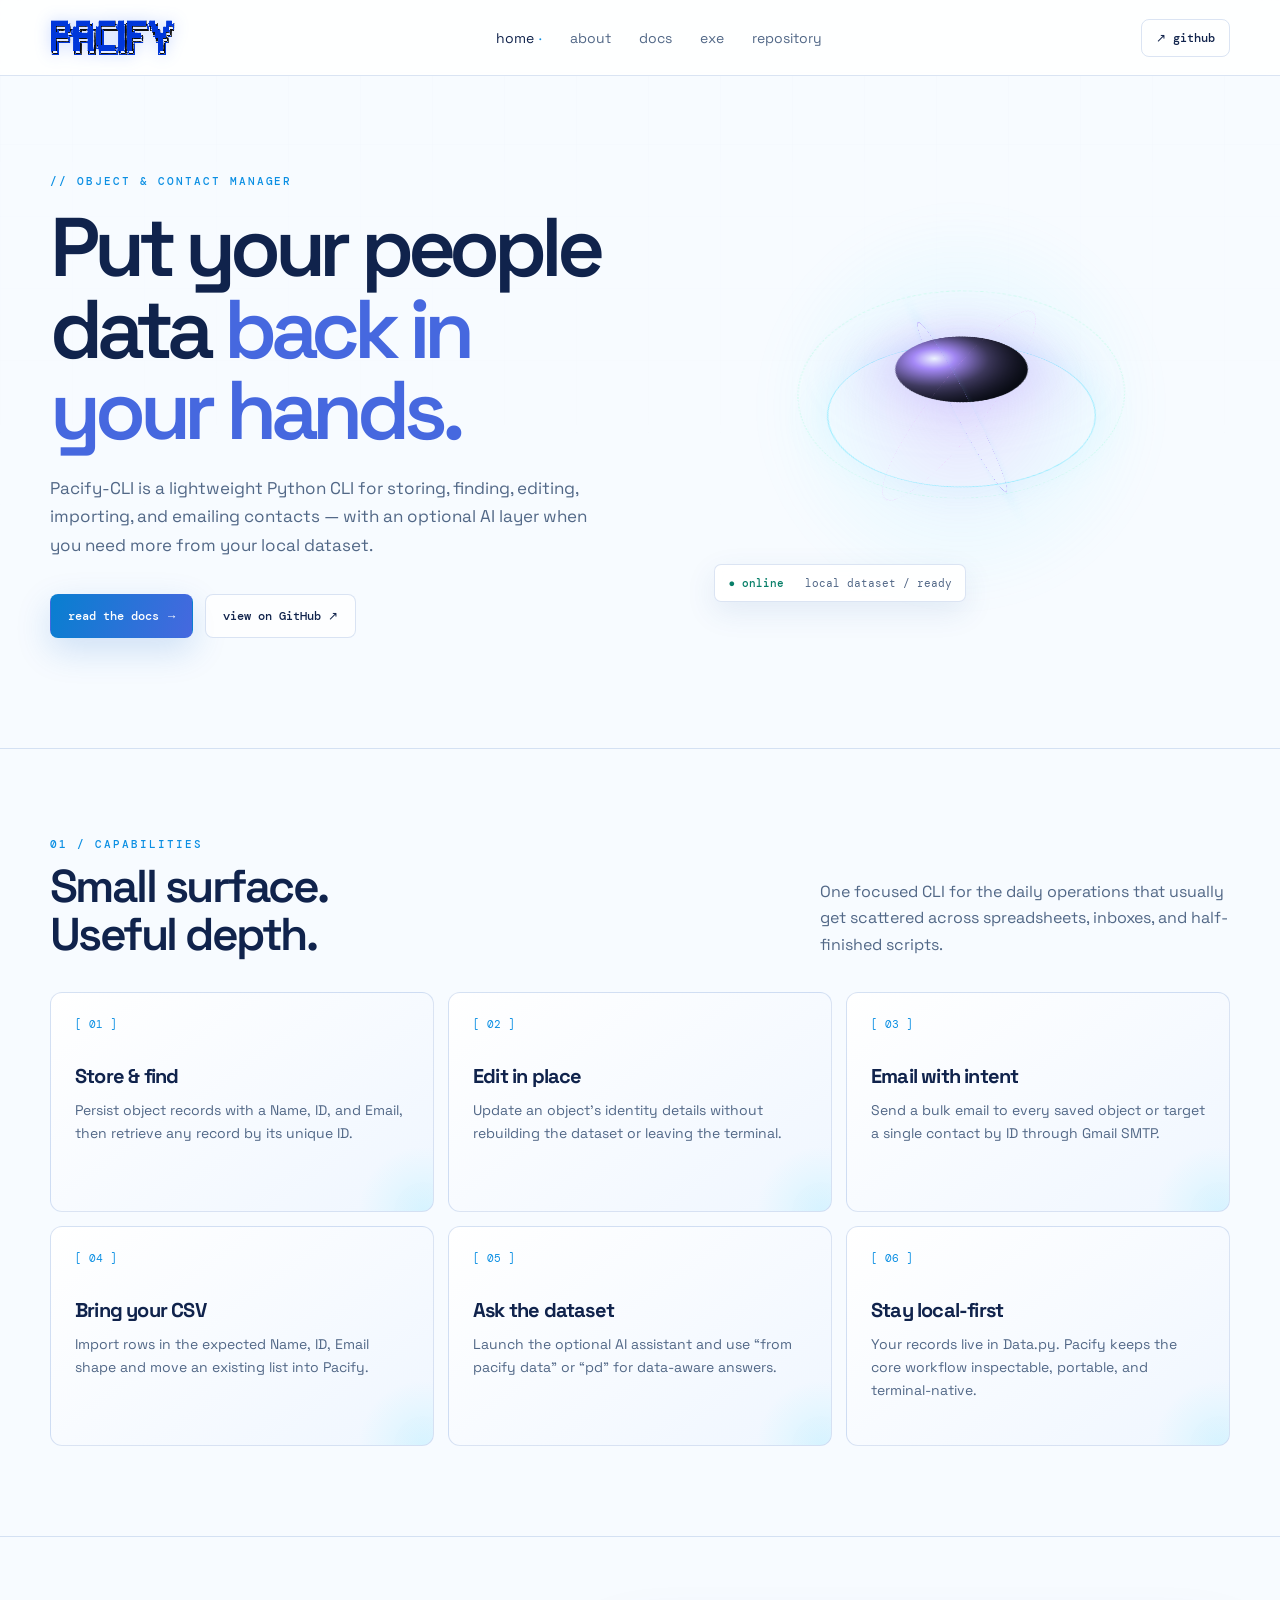
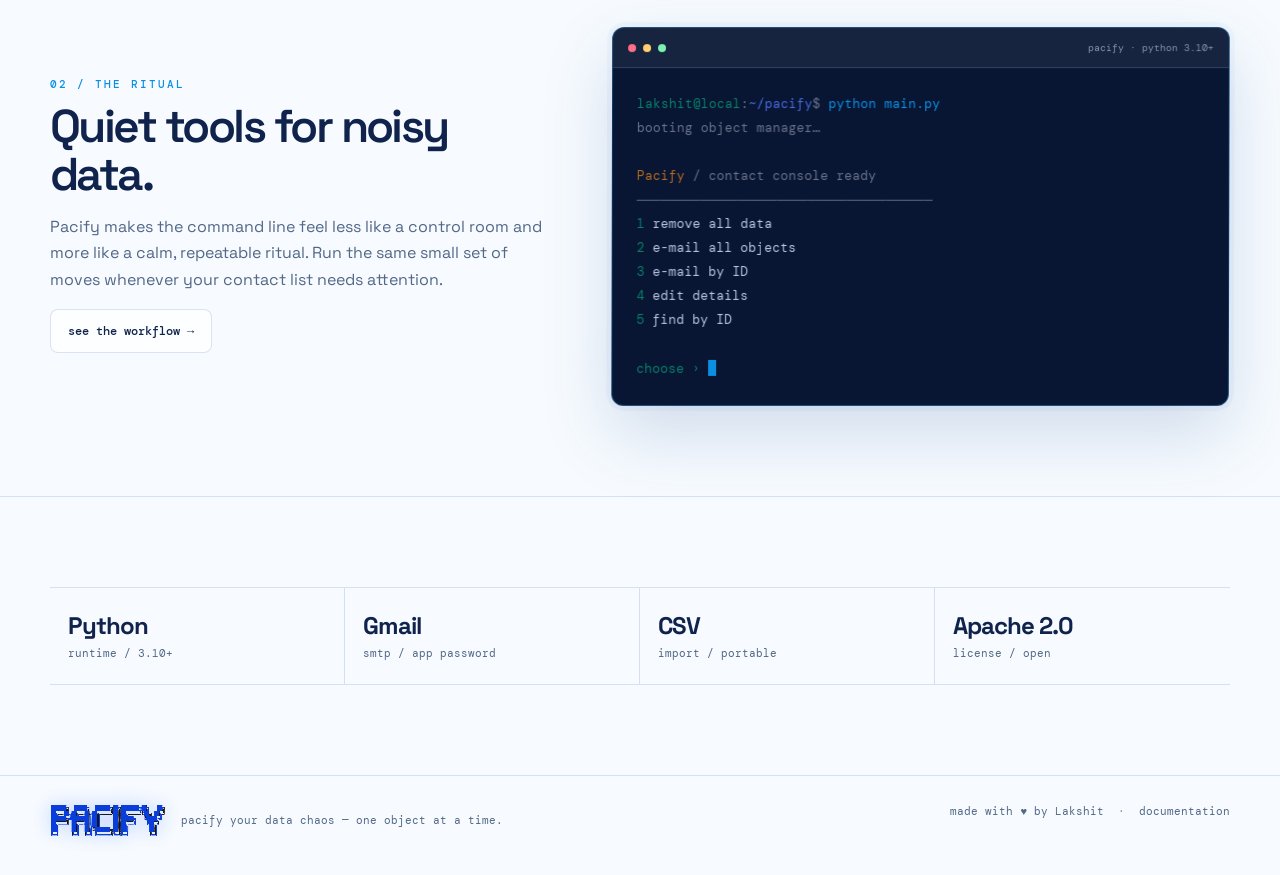
<file: index.html>
<!doctype html>
<html lang="en">
<head>
  <meta charset="utf-8"><meta name="viewport" content="width=device-width, initial-scale=1">
  <meta name="description" content="Pacify-CLI is a local-first Python CLI for people data, email, CSV import, and AI-assisted workflows.">
  <title>Pacify-CLI</title><link rel="stylesheet" href="styles.css?v=blue">
</head>
<body data-page="home">
  <header class="site-header"><div class="shell nav">
    <a class="brand" href="index.html"><img class="brand-logo" src="P.png" alt="Pacify logo"></a>
    <nav class="nav-links"><a data-page-link="home" href="index.html">home</a><a data-page-link="about" href="about.html">about</a><a data-page-link="docs" href="docs.html">docs</a><a data-page-link="exe" href="exe.html">exe</a><a data-page-link="github" href="github.html">repository</a></nav>
    <a class="nav-cta" href="https://github.com/lakshitsharma80/Pacify" target="_blank" rel="noreferrer">↗ github</a><button class="menu" data-menu aria-label="Open navigation">☰</button>
  </div></header>

  <main>
    <section class="hero"><div class="shell hero-grid">
      <div class="hero-copy"><div class="eyebrow">// object & contact manager</div>
        <h1>Put your people data <span>back in your hands.</span></h1>
        <p>Pacify-CLI is a lightweight Python CLI for storing, finding, editing, importing, and emailing contacts — with an optional AI layer when you need more from your local dataset.</p>
        <div class="hero-actions"><a class="button primary" href="docs.html">read the docs <span>→</span></a><a class="button ghost" href="https://github.com/lakshitsharma80/Pacify" target="_blank" rel="noreferrer">view on GitHub ↗</a></div>
      </div>
      <div class="visual"><div class="orb"><div class="orbit"></div><div class="orbit two"></div><div class="orb-core"></div></div><div class="visual-label"><b>● online</b> &nbsp; local dataset / ready</div></div>
    </div></section>

    <section class="section"><div class="shell"><div class="section-head"><div><div class="eyebrow">01 / capabilities</div><h2>Small surface.<br>Useful depth.</h2></div><p class="section-intro">One focused CLI for the daily operations that usually get scattered across spreadsheets, inboxes, and half-finished scripts.</p></div>
      <div class="feature-grid">
        <article class="card"><div class="card-num">[ 01 ]</div><h3>Store & find</h3><p>Persist object records with a Name, ID, and Email, then retrieve any record by its unique ID.</p></article>
        <article class="card"><div class="card-num">[ 02 ]</div><h3>Edit in place</h3><p>Update an object's identity details without rebuilding the dataset or leaving the terminal.</p></article>
        <article class="card"><div class="card-num">[ 03 ]</div><h3>Email with intent</h3><p>Send a bulk email to every saved object or target a single contact by ID through Gmail SMTP.</p></article>
        <article class="card"><div class="card-num">[ 04 ]</div><h3>Bring your CSV</h3><p>Import rows in the expected Name, ID, Email shape and move an existing list into Pacify.</p></article>
        <article class="card"><div class="card-num">[ 05 ]</div><h3>Ask the dataset</h3><p>Launch the optional AI assistant and use “from pacify data” or “pd” for data-aware answers.</p></article>
        <article class="card"><div class="card-num">[ 06 ]</div><h3>Stay local-first</h3><p>Your records live in Data.py. Pacify keeps the core workflow inspectable, portable, and terminal-native.</p></article>
      </div>
    </div></section>

    <section class="section"><div class="shell terminal-wrap"><div class="terminal-copy"><div class="eyebrow">02 / the ritual</div><h2>Quiet tools for noisy data.</h2><p>Pacify makes the command line feel less like a control room and more like a calm, repeatable ritual. Run the same small set of moves whenever your contact list needs attention.</p><a class="button ghost" href="docs.html#usage">see the workflow →</a></div>
      <div class="terminal"><div class="terminal-bar"><i class="dot"></i><i class="dot"></i><i class="dot"></i><span class="terminal-title">pacify · python 3.10+</span></div><div class="terminal-body"><div><span class="prompt">lakshit@local</span><span class="dim">:</span><span class="violet">~/pacify</span><span class="dim">$</span> <span class="cmd">python main.py</span></div><div class="dim">booting object manager…</div><br><div><span class="orange">Pacify</span> <span class="dim">/ contact console ready</span></div><div class="dim">──────────────────────────────────────</div><div><span class="prompt">1</span>  remove all data</div><div><span class="prompt">2</span>  e-mail all objects</div><div><span class="prompt">3</span>  e-mail by ID</div><div><span class="prompt">4</span>  edit details</div><div><span class="prompt">5</span>  find by ID</div><br><div><span class="prompt">choose ›</span> <span class="cursor"></span></div></div></div>
    </div></section>

    <section class="section"><div class="shell"><div class="stats"><div class="stat"><strong>Python</strong><span>runtime / 3.10+</span></div><div class="stat"><strong>Gmail</strong><span>smtp / app password</span></div><div class="stat"><strong>CSV</strong><span>import / portable</span></div><div class="stat"><strong>Apache 2.0</strong><span>license / open</span></div></div></div></section>
  </main>
  <footer class="site-footer"><div class="shell footer-row"><div class="footer-brand"><img src="P.png" alt="Pacify logo"><span>pacify your data chaos — one object at a time.</span></div><span><a href="about.html">made with ♥ by Lakshit</a> &nbsp;·&nbsp; <a href="docs.html">documentation</a></span></div></footer>
  <script src="app.js"></script>
</body></html>
</file>
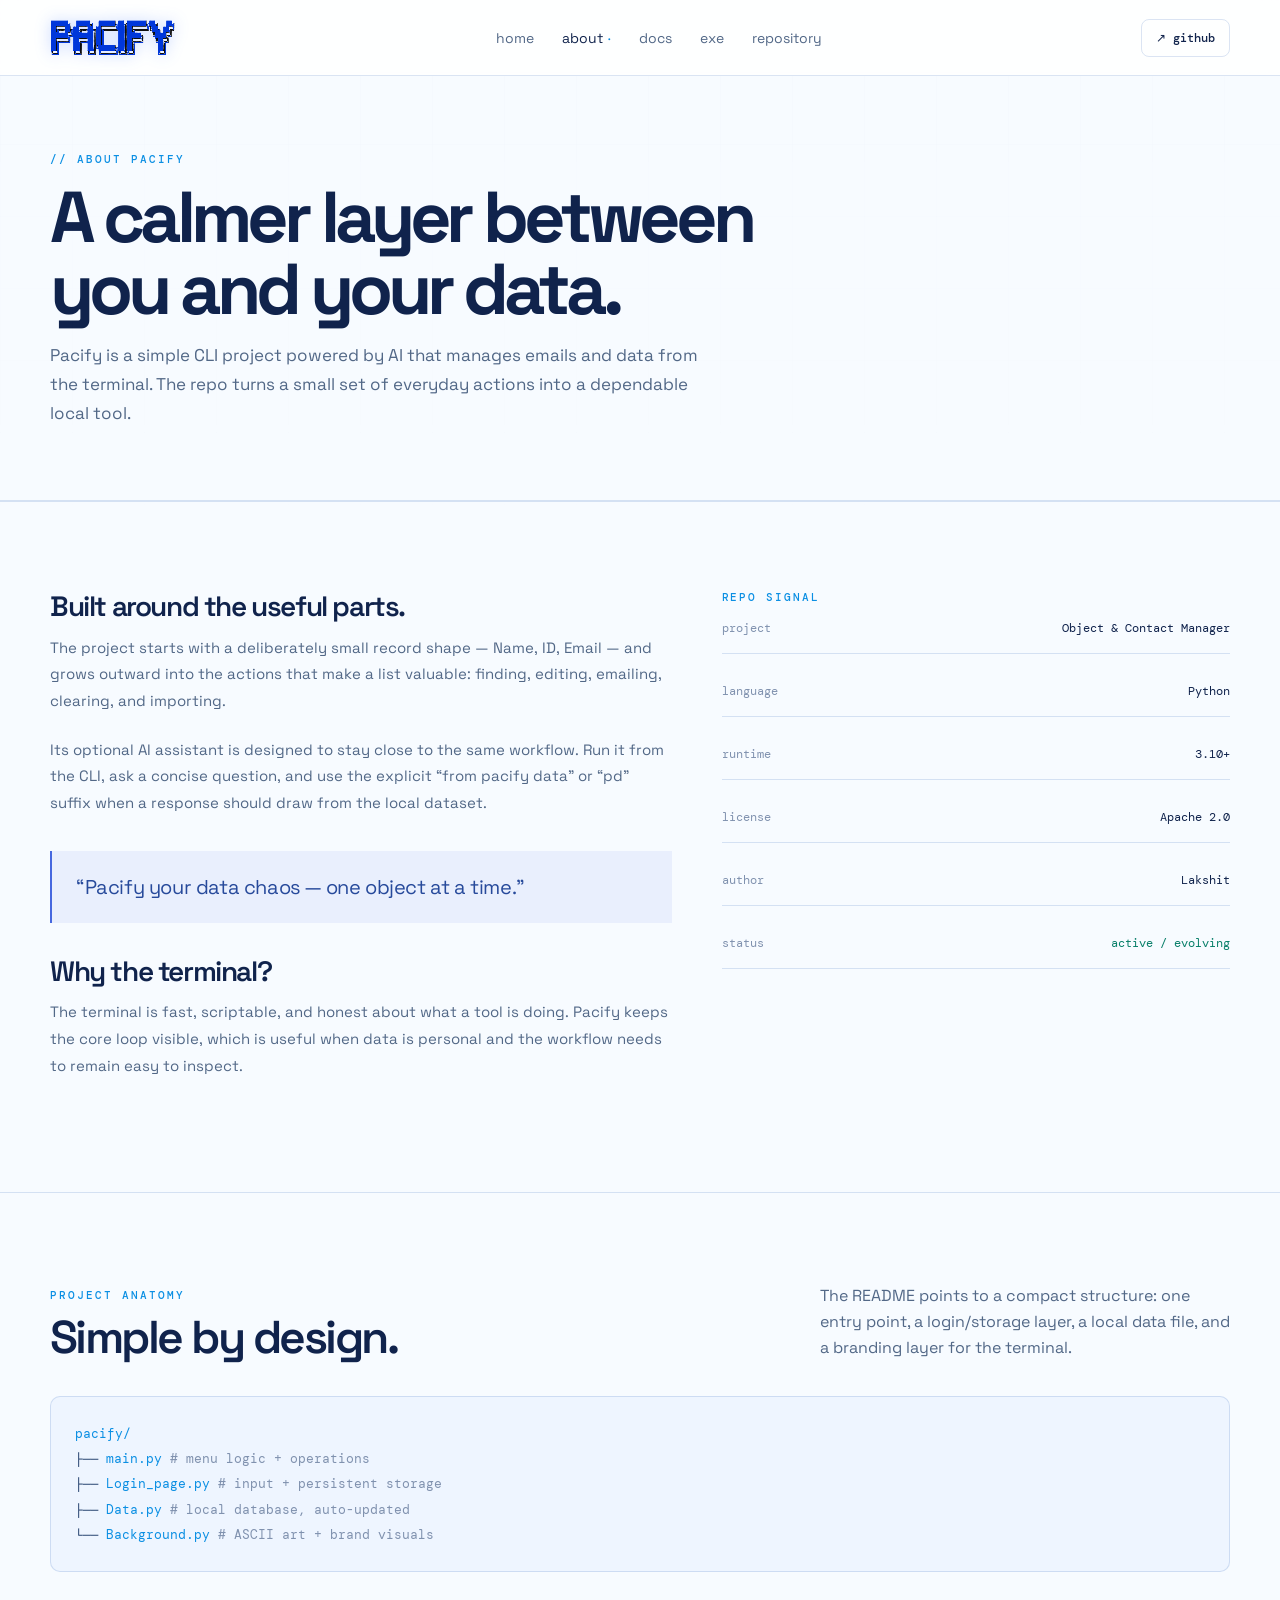
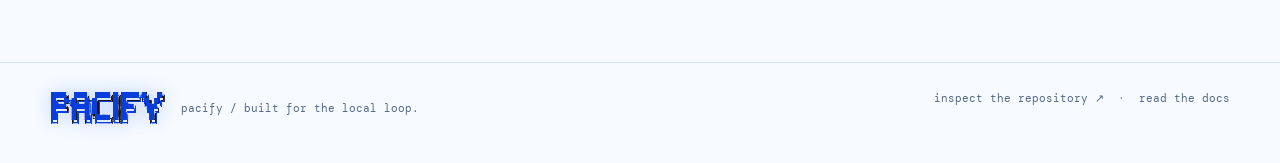
<file: about.html>
<!doctype html>
<html lang="en"><head><meta charset="utf-8"><meta name="viewport" content="width=device-width, initial-scale=1"><title>About / Pacify</title><link rel="stylesheet" href="styles.css?v=blue"></head>
<body data-page="about">
  <header class="site-header"><div class="shell nav"><a class="brand" href="index.html"><img class="brand-logo" src="P.png" alt="Pacify logo"></a><nav class="nav-links"><a data-page-link="home" href="index.html">home</a><a data-page-link="about" href="about.html">about</a><a data-page-link="docs" href="docs.html">docs</a><a data-page-link="exe" href="exe.html">exe</a><a data-page-link="github" href="github.html">repository</a></nav><a class="nav-cta" href="https://github.com/lakshitsharma80/Pacify" target="_blank" rel="noreferrer">↗ github</a><button class="menu" data-menu aria-label="Open navigation">☰</button></div></header>
  <main>
    <section class="page-hero"><div class="shell"><div class="eyebrow">// about pacify</div><h1>A calmer layer between<br>you and your data.</h1><p>Pacify is a simple CLI project powered by AI that manages emails and data from the terminal. The repo turns a small set of everyday actions into a dependable local tool.</p></div></section>
    <section class="section"><div class="shell about-grid"><div class="prose"><h2>Built around the useful parts.</h2><p>The project starts with a deliberately small record shape — Name, ID, Email — and grows outward into the actions that make a list valuable: finding, editing, emailing, clearing, and importing.</p><p>Its optional AI assistant is designed to stay close to the same workflow. Run it from the CLI, ask a concise question, and use the explicit “from pacify data” or “pd” suffix when a response should draw from the local dataset.</p><div class="quote">“Pacify your data chaos — one object at a time.”</div><h2>Why the terminal?</h2><p>The terminal is fast, scriptable, and honest about what a tool is doing. Pacify keeps the core loop visible, which is useful when data is personal and the workflow needs to remain easy to inspect.</p></div>
      <aside><div class="eyebrow">repo signal</div><div class="facts"><div class="fact"><span>project</span><span>Object & Contact Manager</span></div><div class="fact"><span>language</span><span>Python</span></div><div class="fact"><span>runtime</span><span>3.10+</span></div><div class="fact"><span>license</span><span>Apache 2.0</span></div><div class="fact"><span>author</span><span>Lakshit</span></div><div class="fact"><span>status</span><span style="color:var(--mint)">active / evolving</span></div></div></aside>
    </div></section>
    <section class="section"><div class="shell"><div class="section-head"><div><div class="eyebrow">project anatomy</div><h2>Simple by design.</h2></div><p class="section-intro">The README points to a compact structure: one entry point, a login/storage layer, a local data file, and a branding layer for the terminal.</p></div><div class="tree"><div><span class="dir">pacify/</span></div><div>├── <span class="dir">main.py</span> <span class="note"># menu logic + operations</span></div><div>├── <span class="dir">Login_page.py</span> <span class="note"># input + persistent storage</span></div><div>├── <span class="dir">Data.py</span> <span class="note"># local database, auto-updated</span></div><div>└── <span class="dir">Background.py</span> <span class="note"># ASCII art + brand visuals</span></div></div></div></section>
  </main>
  <footer class="site-footer"><div class="shell footer-row"><div class="footer-brand"><img src="P.png" alt="Pacify logo"><span>pacify / built for the local loop.</span></div><span><a href="github.html">inspect the repository ↗</a> &nbsp;·&nbsp; <a href="docs.html">read the docs</a></span></div></footer><script src="app.js"></script>
</body></html>
</file>
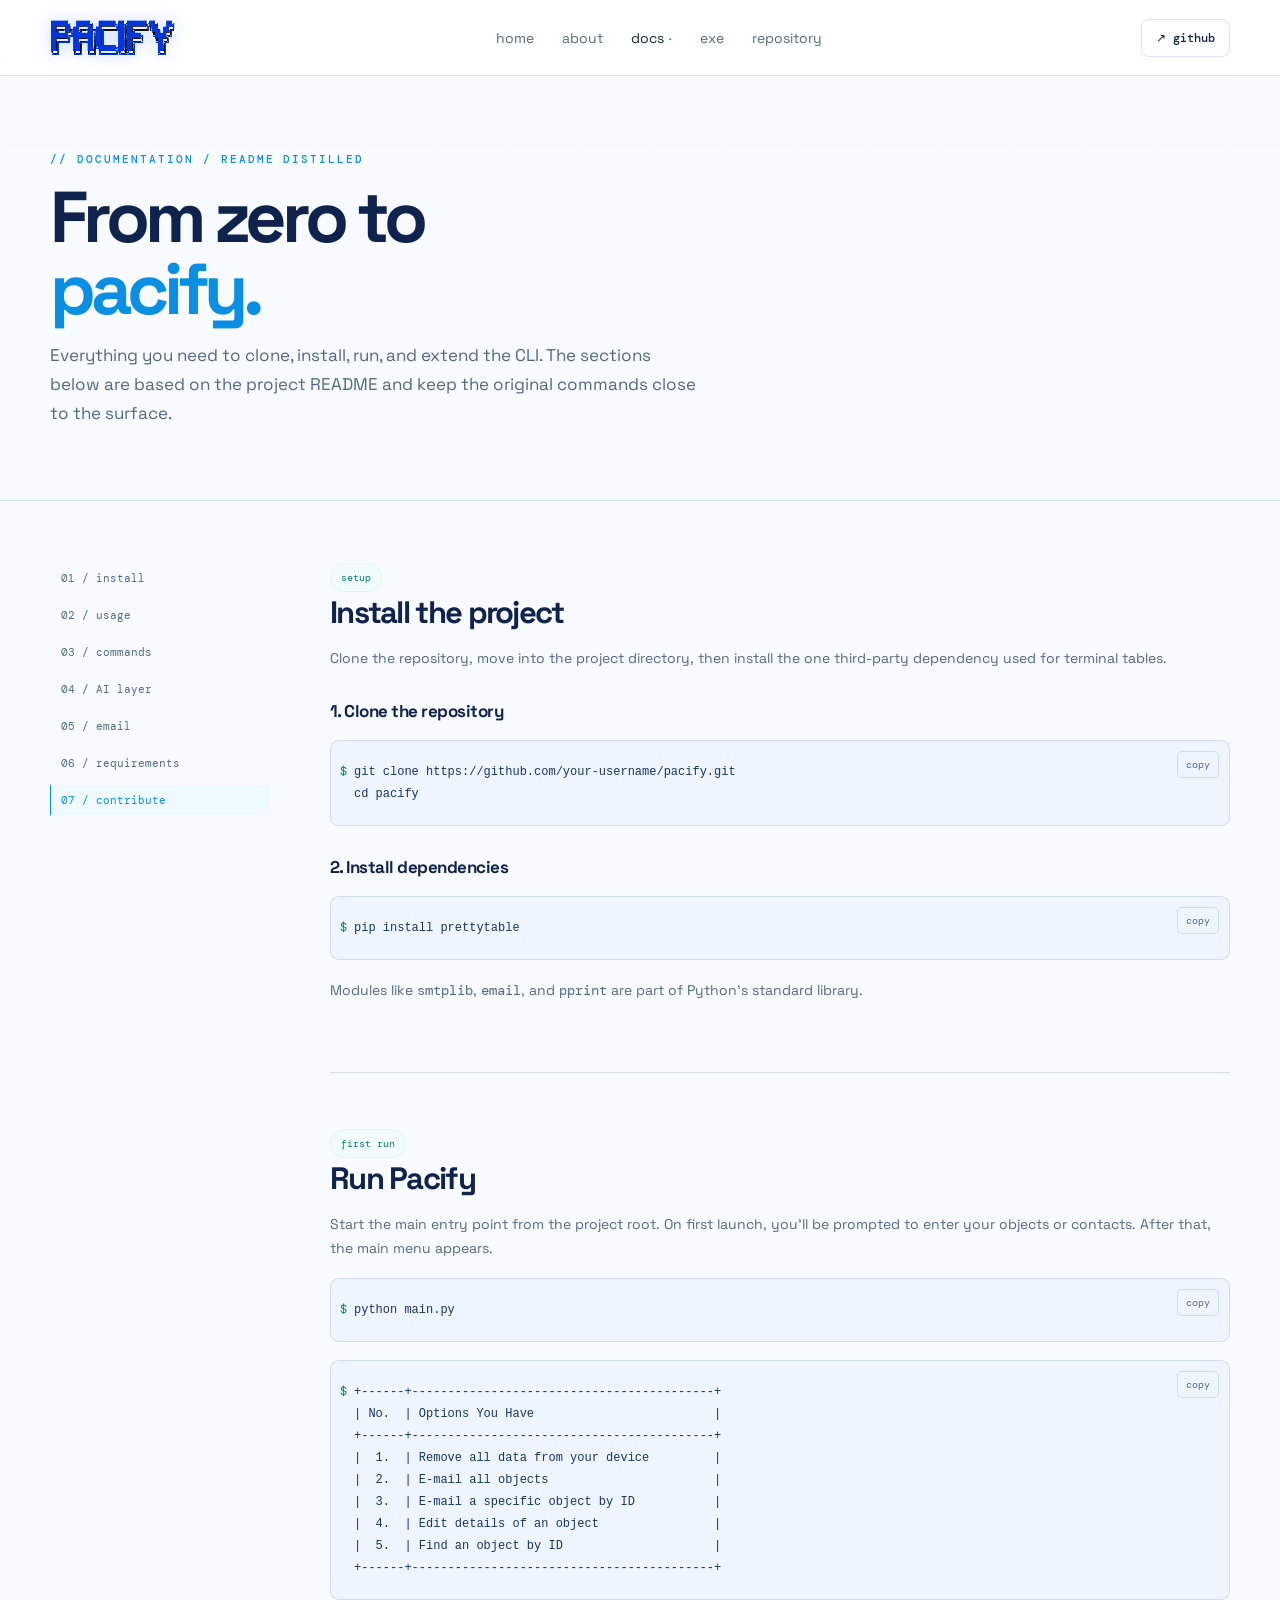
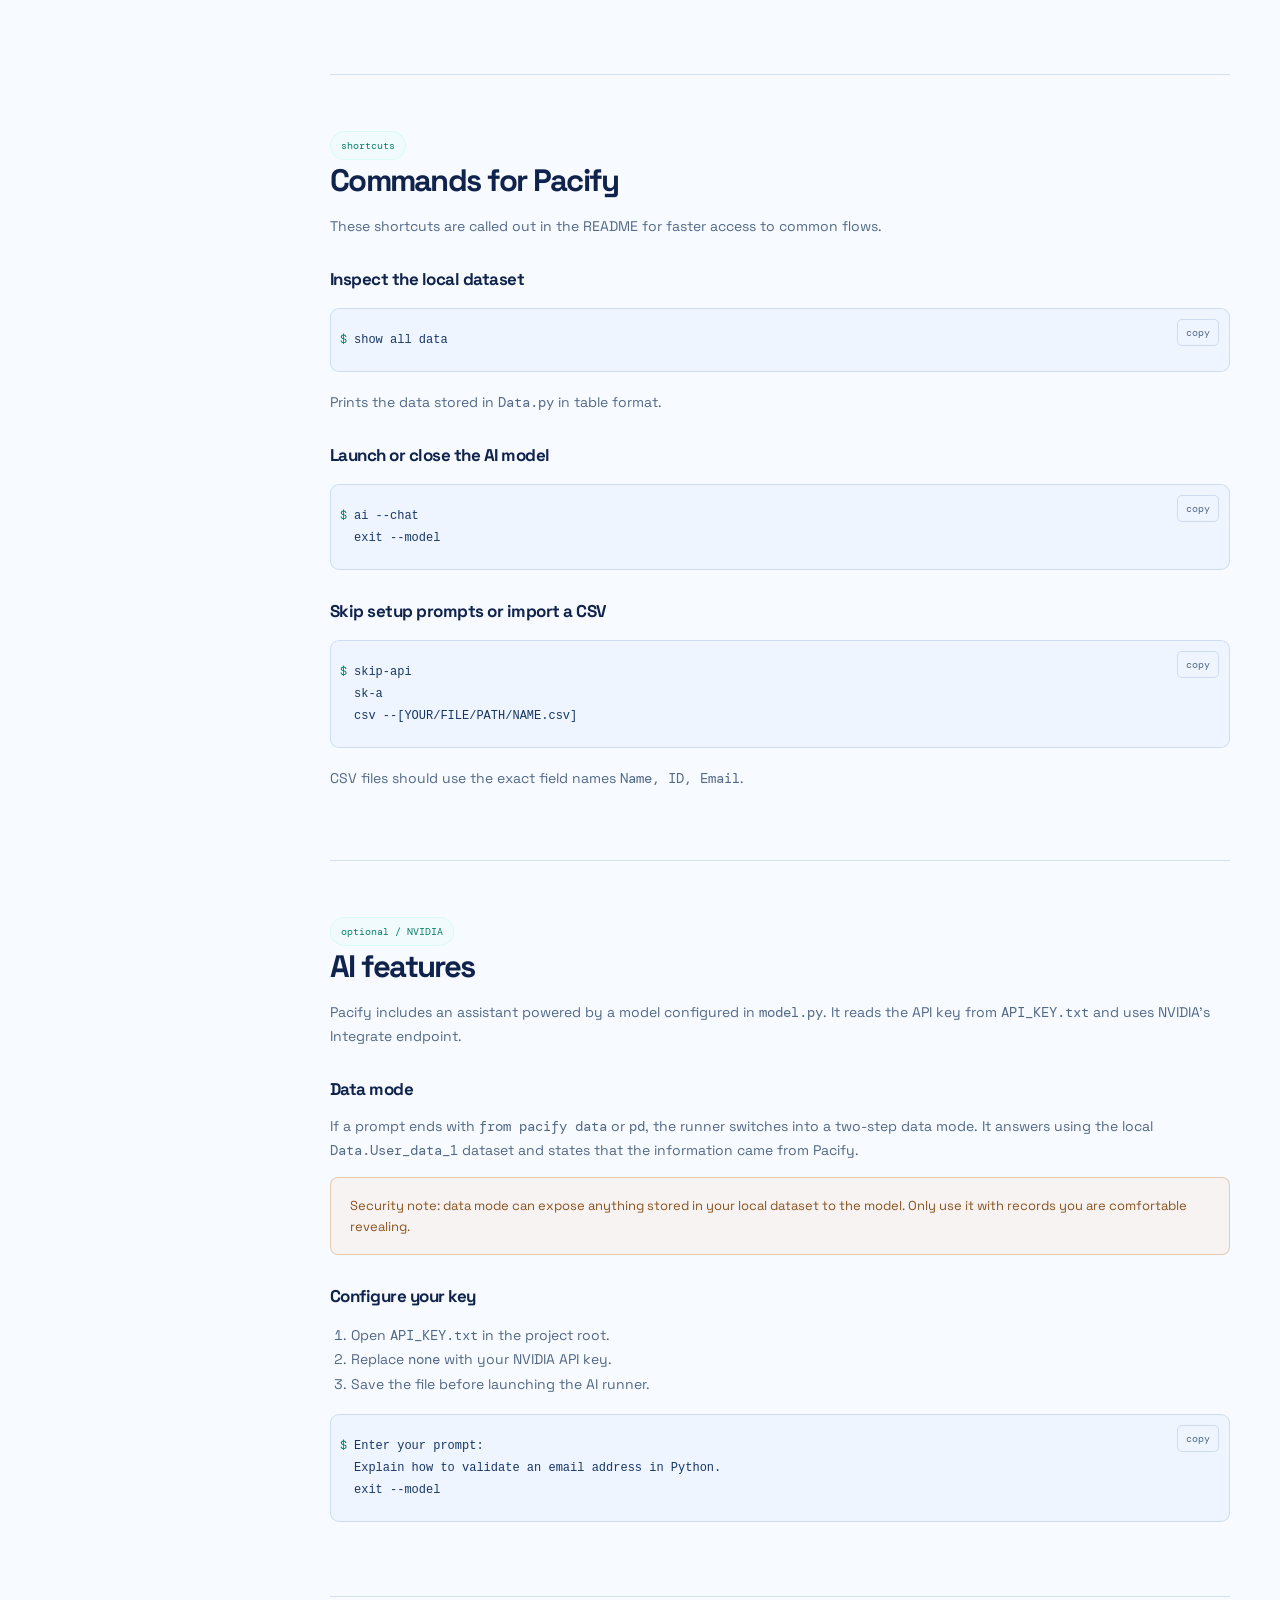
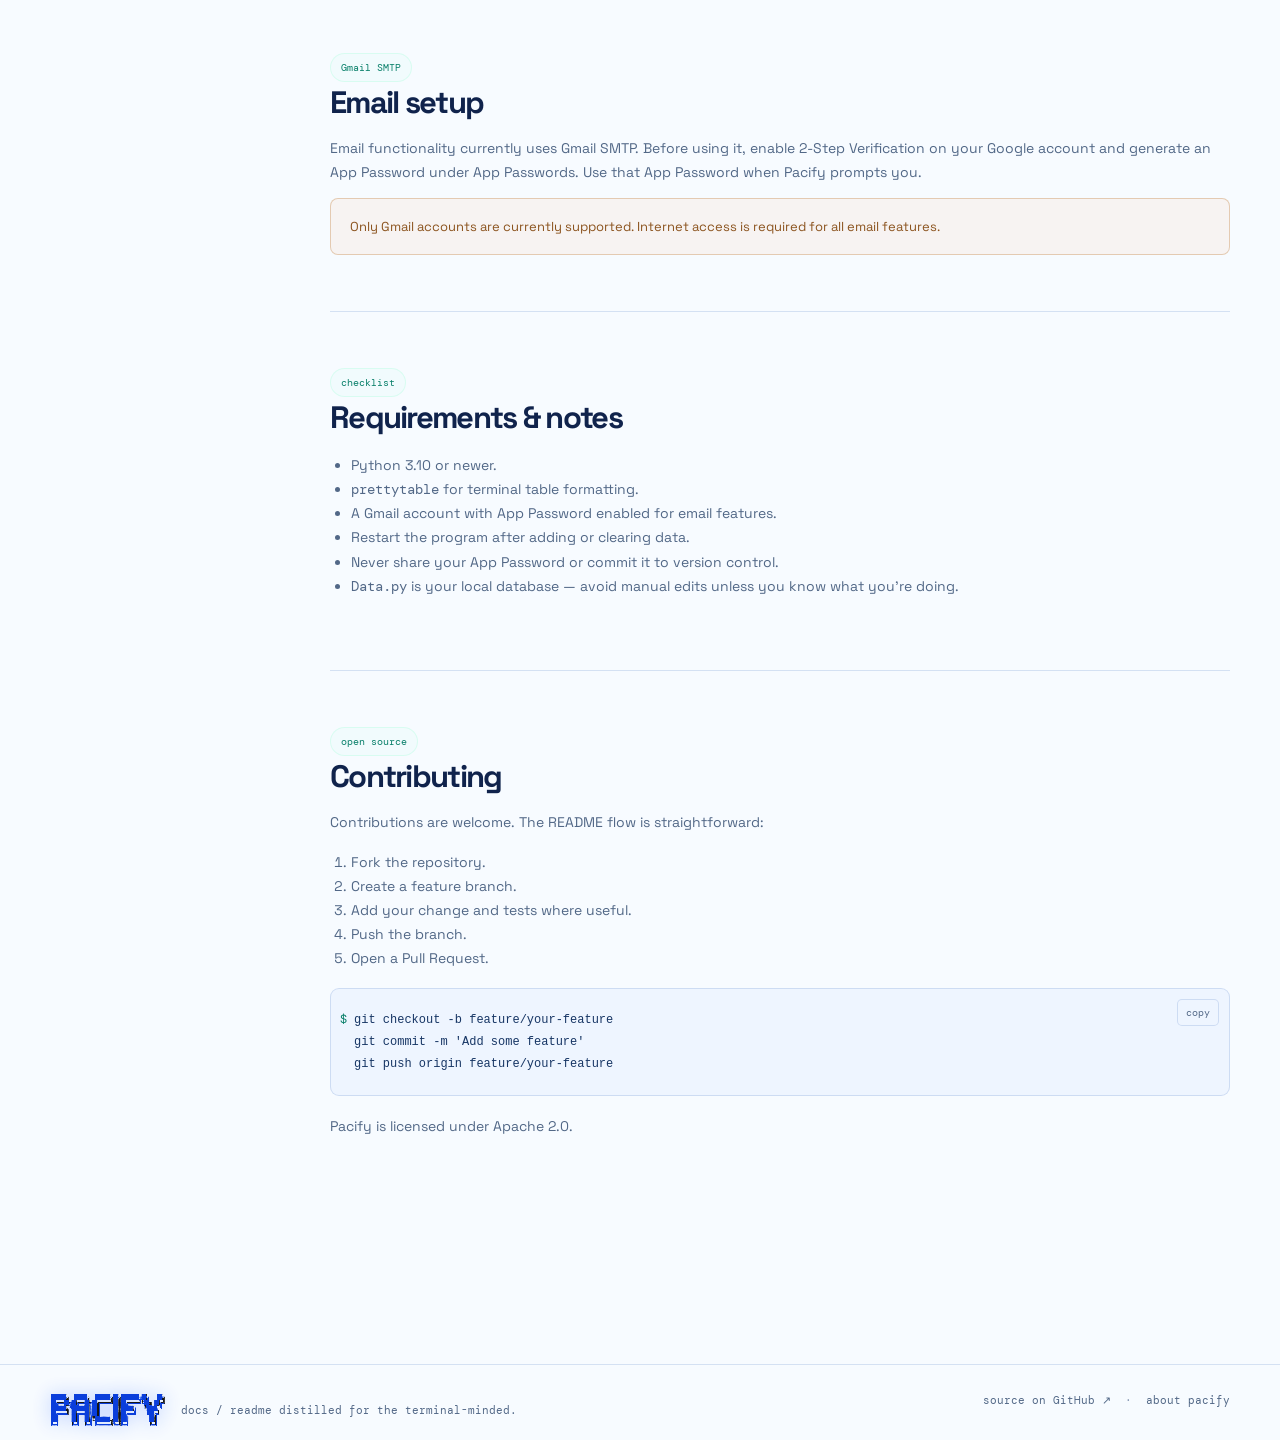
<file: docs.html>
<!doctype html>
<html lang="en"><head><meta charset="utf-8"><meta name="viewport" content="width=device-width, initial-scale=1"><title>Docs / Pacify</title><link rel="stylesheet" href="styles.css?v=blue"></head>
<body data-page="docs">
  <header class="site-header"><div class="shell nav"><a class="brand" href="index.html"><img class="brand-logo" src="P.png" alt="Pacify logo"></a><nav class="nav-links"><a data-page-link="home" href="index.html">home</a><a data-page-link="about" href="about.html">about</a><a data-page-link="docs" href="docs.html">docs</a><a data-page-link="exe" href="exe.html">exe</a><a data-page-link="github" href="github.html">repository</a></nav><a class="nav-cta" href="https://github.com/lakshitsharma80/Pacify" target="_blank" rel="noreferrer">↗ github</a><button class="menu" data-menu aria-label="Open navigation">☰</button></div></header>
  <main><section class="page-hero"><div class="shell"><div class="eyebrow">// documentation / README distilled</div><h1>From zero to<br><span style="color:var(--cyan)">pacify.</span></h1><p>Everything you need to clone, install, run, and extend the CLI. The sections below are based on the project README and keep the original commands close to the surface.</p></div></section>
    <div class="shell docs-layout"><nav class="docs-nav"><a href="#install">01 / install</a><a href="#usage">02 / usage</a><a href="#commands">03 / commands</a><a href="#ai">04 / AI layer</a><a href="#email">05 / email</a><a href="#requirements">06 / requirements</a><a href="#contribute">07 / contribute</a></nav>
      <article class="docs-body">
        <section class="docs-block" id="install"><span class="docs-tag">setup</span><h2>Install the project</h2><p>Clone the repository, move into the project directory, then install the one third-party dependency used for terminal tables.</p><h3>1. Clone the repository</h3><div class="code"><button class="copy" data-copy>copy</button><code>git clone https://github.com/your-username/pacify.git&#10;cd pacify</code></div><h3>2. Install dependencies</h3><div class="code"><button class="copy" data-copy>copy</button><code>pip install prettytable</code></div><p>Modules like <span class="mono">smtplib</span>, <span class="mono">email</span>, and <span class="mono">pprint</span> are part of Python's standard library.</p></section>
        <section class="docs-block" id="usage"><span class="docs-tag">first run</span><h2>Run Pacify</h2><p>Start the main entry point from the project root. On first launch, you’ll be prompted to enter your objects or contacts. After that, the main menu appears.</p><div class="code"><button class="copy" data-copy>copy</button><code>python main.py</code></div><div class="code"><button class="copy" data-copy>copy</button><code>+------+------------------------------------------+&#10;| No.  | Options You Have                         |&#10;+------+------------------------------------------+&#10;|  1.  | Remove all data from your device         |&#10;|  2.  | E-mail all objects                       |&#10;|  3.  | E-mail a specific object by ID           |&#10;|  4.  | Edit details of an object                |&#10;|  5.  | Find an object by ID                     |&#10;+------+------------------------------------------+</code></div></section>
        <section class="docs-block" id="commands"><span class="docs-tag">shortcuts</span><h2>Commands for Pacify</h2><p>These shortcuts are called out in the README for faster access to common flows.</p><h3>Inspect the local dataset</h3><div class="code"><button class="copy" data-copy>copy</button><code>show all data</code></div><p>Prints the data stored in <span class="mono">Data.py</span> in table format.</p><h3>Launch or close the AI model</h3><div class="code"><button class="copy" data-copy>copy</button><code>ai --chat&#10;exit --model</code></div><h3>Skip setup prompts or import a CSV</h3><div class="code"><button class="copy" data-copy>copy</button><code>skip-api&#10;sk-a&#10;csv --[YOUR/FILE/PATH/NAME.csv]</code></div><p>CSV files should use the exact field names <span class="mono">Name, ID, Email</span>.</p></section>
        <section class="docs-block" id="ai"><span class="docs-tag">optional / NVIDIA</span><h2>AI features</h2><p>Pacify includes an assistant powered by a model configured in <span class="mono">model.py</span>. It reads the API key from <span class="mono">API_KEY.txt</span> and uses NVIDIA’s Integrate endpoint.</p><h3>Data mode</h3><p>If a prompt ends with <span class="mono">from pacify data</span> or <span class="mono">pd</span>, the runner switches into a two-step data mode. It answers using the local <span class="mono">Data.User_data_1</span> dataset and states that the information came from Pacify.</p><div class="callout">Security note: data mode can expose anything stored in your local dataset to the model. Only use it with records you are comfortable revealing.</div><h3>Configure your key</h3><ol><li>Open <span class="mono">API_KEY.txt</span> in the project root.</li><li>Replace <span class="mono">none</span> with your NVIDIA API key.</li><li>Save the file before launching the AI runner.</li></ol><div class="code"><button class="copy" data-copy>copy</button><code>Enter your prompt:&#10;Explain how to validate an email address in Python.&#10;exit --model</code></div></section>
        <section class="docs-block" id="email"><span class="docs-tag">Gmail SMTP</span><h2>Email setup</h2><p>Email functionality currently uses Gmail SMTP. Before using it, enable 2-Step Verification on your Google account and generate an App Password under App Passwords. Use that App Password when Pacify prompts you.</p><div class="callout">Only Gmail accounts are currently supported. Internet access is required for all email features.</div></section>
        <section class="docs-block" id="requirements"><span class="docs-tag">checklist</span><h2>Requirements & notes</h2><ul><li>Python 3.10 or newer.</li><li><span class="mono">prettytable</span> for terminal table formatting.</li><li>A Gmail account with App Password enabled for email features.</li><li>Restart the program after adding or clearing data.</li><li>Never share your App Password or commit it to version control.</li><li><span class="mono">Data.py</span> is your local database — avoid manual edits unless you know what you’re doing.</li></ul></section>
        <section class="docs-block" id="contribute"><span class="docs-tag">open source</span><h2>Contributing</h2><p>Contributions are welcome. The README flow is straightforward:</p><ol><li>Fork the repository.</li><li>Create a feature branch.</li><li>Add your change and tests where useful.</li><li>Push the branch.</li><li>Open a Pull Request.</li></ol><div class="code"><button class="copy" data-copy>copy</button><code>git checkout -b feature/your-feature&#10;git commit -m 'Add some feature'&#10;git push origin feature/your-feature</code></div><p>Pacify is licensed under Apache 2.0.</p></section>
      </article>
    </div>
  </main>
  <footer class="site-footer"><div class="shell footer-row"><div class="footer-brand"><img src="P.png" alt="Pacify logo"><span>docs / readme distilled for the terminal-minded.</span></div><span><a href="https://github.com/lakshitsharma80/Pacify" target="_blank" rel="noreferrer">source on GitHub ↗</a> &nbsp;·&nbsp; <a href="about.html">about pacify</a></span></div></footer><script src="app.js"></script>
</body></html>
</file>
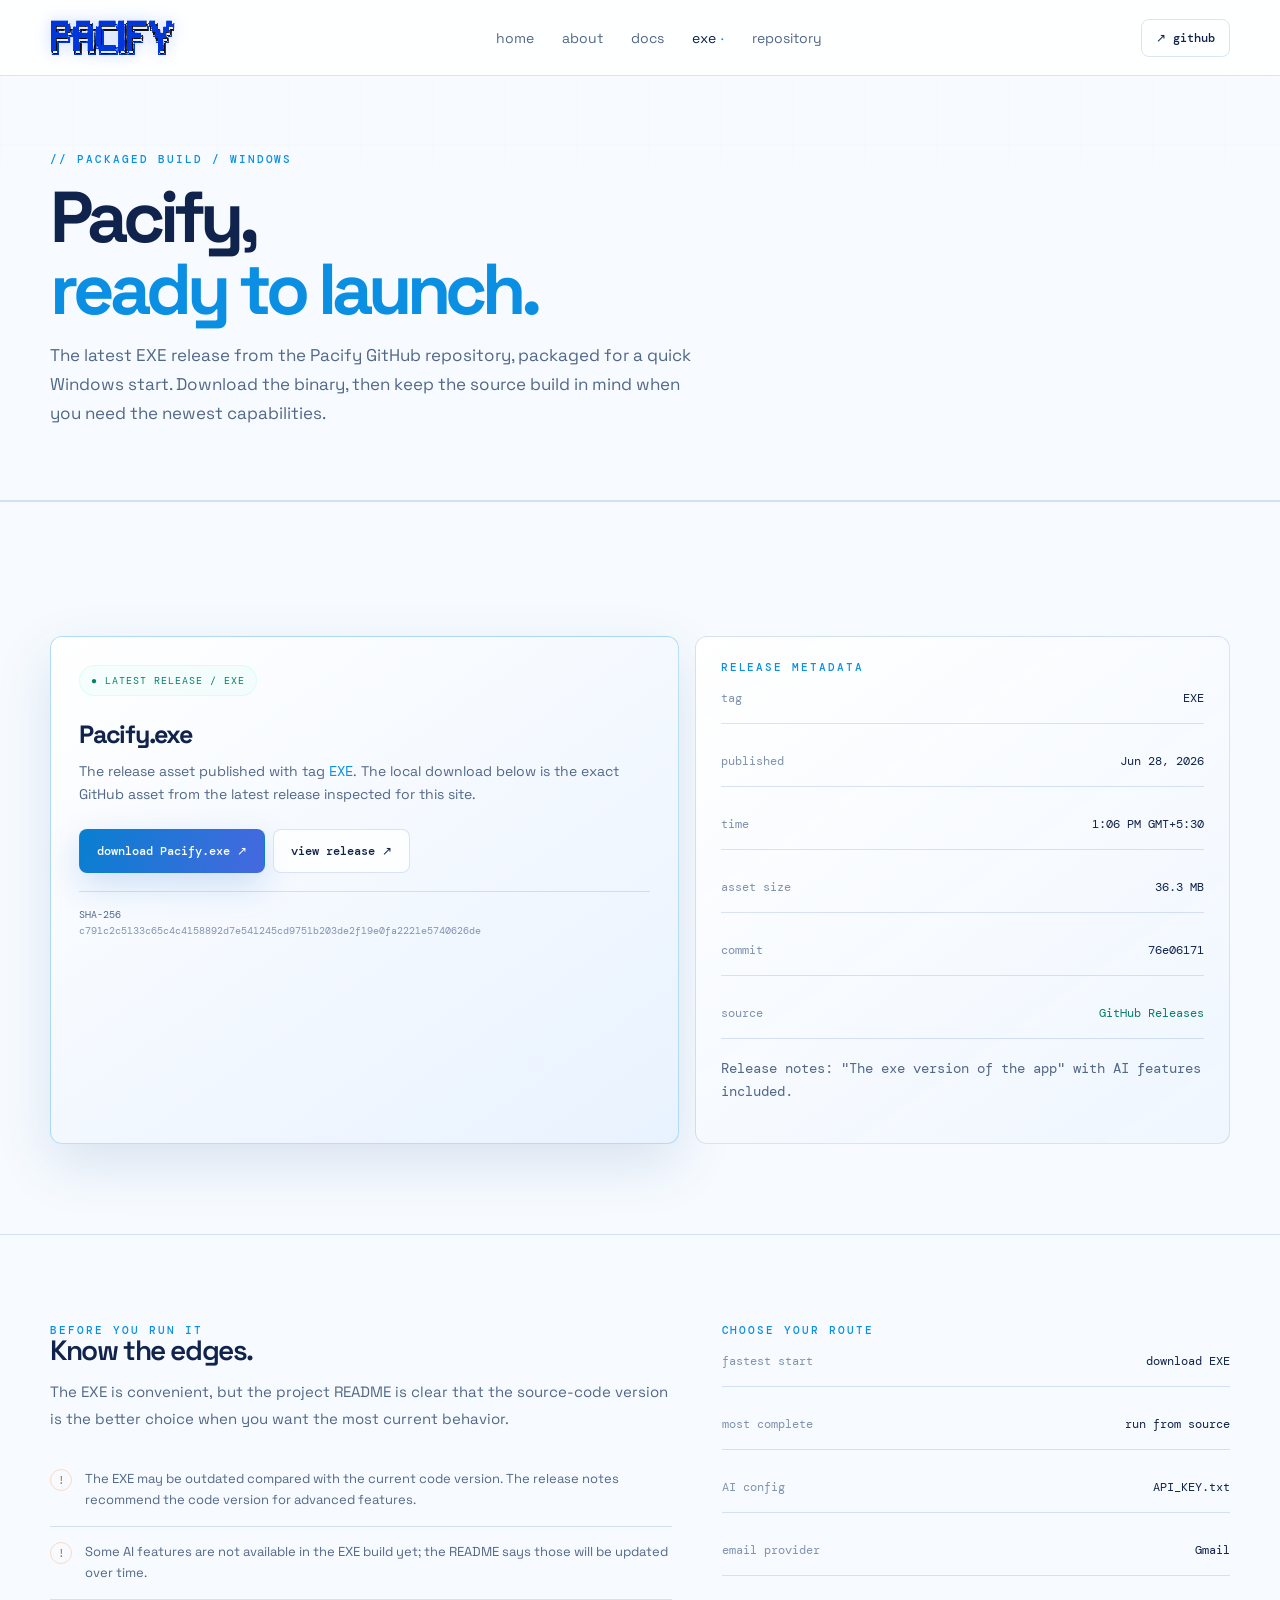
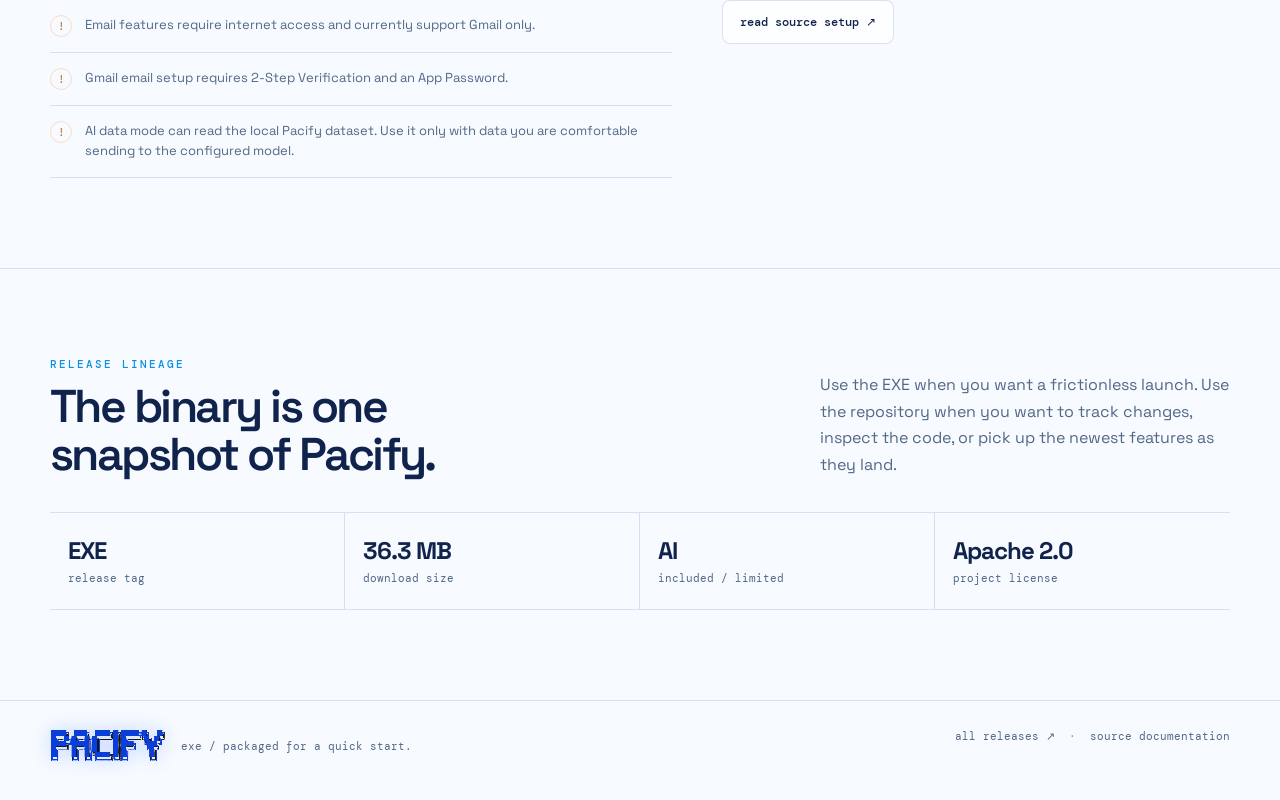
<file: exe.html>
<!doctype html>
<html lang="en"><head><meta charset="utf-8"><meta name="viewport" content="width=device-width, initial-scale=1"><meta name="description" content="Pacify EXE release details and download."><title>EXE / Pacify</title><link rel="stylesheet" href="styles.css?v=blue"></head>
<body data-page="exe">
  <header class="site-header"><div class="shell nav"><a class="brand" href="index.html"><img class="brand-logo" src="P.png" alt="Pacify logo"></a><nav class="nav-links"><a data-page-link="home" href="index.html">home</a><a data-page-link="about" href="about.html">about</a><a data-page-link="docs" href="docs.html">docs</a><a data-page-link="exe" href="exe.html">exe</a><a data-page-link="github" href="github.html">repository</a></nav><a class="nav-cta" href="https://github.com/lakshitsharma80/Pacify" target="_blank" rel="noreferrer">↗ github</a><button class="menu" data-menu aria-label="Open navigation">☰</button></div></header>
  <main>
    <section class="page-hero"><div class="shell"><div class="eyebrow">// packaged build / Windows</div><h1>Pacify,<br><span style="color:var(--cyan)">ready to launch.</span></h1><p>The latest EXE release from the Pacify GitHub repository, packaged for a quick Windows start. Download the binary, then keep the source build in mind when you need the newest capabilities.</p></div></section>
    <section class="section"><div class="shell"><div class="release-grid"><div class="download-panel"><span class="release-badge">● latest release / EXE</span><h3>Pacify.exe</h3><p>The release asset published with tag <span class="mono" style="color:var(--cyan)">EXE</span>. The local download below is the exact GitHub asset from the latest release inspected for this site.</p><a class="button primary" href="https://github.com/lakshitsharma80/Pacify/releases" target="_blank" rel="noreferrer">download Pacify.exe ↗</a><a class="button ghost" style="margin-left:8px" href="https://github.com/lakshitsharma80/Pacify/releases/tag/EXE" target="_blank" rel="noreferrer">view release ↗</a><div class="hash"><strong>SHA-256</strong><br>c791c2c5133c65c4c4158892d7e541245cd9751b203de2f19e0fa2221e5740626de</div></div><div class="repo-card"><div class="eyebrow">release metadata</div><div class="facts"><div class="fact"><span>tag</span><span>EXE</span></div><div class="fact"><span>published</span><span>Jun 28, 2026</span></div><div class="fact"><span>time</span><span>1:06 PM GMT+5:30</span></div><div class="fact"><span>asset size</span><span>36.3 MB</span></div><div class="fact"><span>commit</span><span>76e06171</span></div><div class="fact"><span>source</span><span style="color:var(--mint)">GitHub Releases</span></div></div><p class="release-note">Release notes: "The exe version of the app" with AI features included.</p></div></div></div></section>
    <section class="section"><div class="shell about-grid"><div class="prose"><div class="eyebrow">before you run it</div><h2>Know the edges.</h2><p>The EXE is convenient, but the project README is clear that the source-code version is the better choice when you want the most current behavior.</p><ul class="limitation-list"><li>The EXE may be outdated compared with the current code version. The release notes recommend the code version for advanced features.</li><li>Some AI features are not available in the EXE build yet; the README says those will be updated over time.</li><li>Email features require internet access and currently support Gmail only.</li><li>Gmail email setup requires 2-Step Verification and an App Password.</li><li>AI data mode can read the local Pacify dataset. Use it only with data you are comfortable sending to the configured model.</li></ul></div><aside><div class="eyebrow">choose your route</div><div class="facts"><div class="fact"><span>fastest start</span><span>download EXE</span></div><div class="fact"><span>most complete</span><span>run from source</span></div><div class="fact"><span>AI config</span><span>API_KEY.txt</span></div><div class="fact"><span>email provider</span><span>Gmail</span></div></div><a class="button ghost" style="margin-top:24px" href="docs.html">read source setup ↗</a></aside></div></section>
    <section class="section"><div class="shell"><div class="section-head"><div><div class="eyebrow">release lineage</div><h2>The binary is one<br>snapshot of Pacify.</h2></div><p class="section-intro">Use the EXE when you want a frictionless launch. Use the repository when you want to track changes, inspect the code, or pick up the newest features as they land.</p></div><div class="stats"><div class="stat"><strong>EXE</strong><span>release tag</span></div><div class="stat"><strong>36.3 MB</strong><span>download size</span></div><div class="stat"><strong>AI</strong><span>included / limited</span></div><div class="stat"><strong>Apache 2.0</strong><span>project license</span></div></div></div></section>
  </main>
  <footer class="site-footer"><div class="shell footer-row"><div class="footer-brand"><img src="P.png" alt="Pacify logo"><span>exe / packaged for a quick start.</span></div><span><a href="https://github.com/lakshitsharma80/Pacify/releases" target="_blank" rel="noreferrer">all releases ↗</a> &nbsp;·&nbsp; <a href="docs.html">source documentation</a></span></div></footer><script src="app.js"></script>
</body></html>
</file>
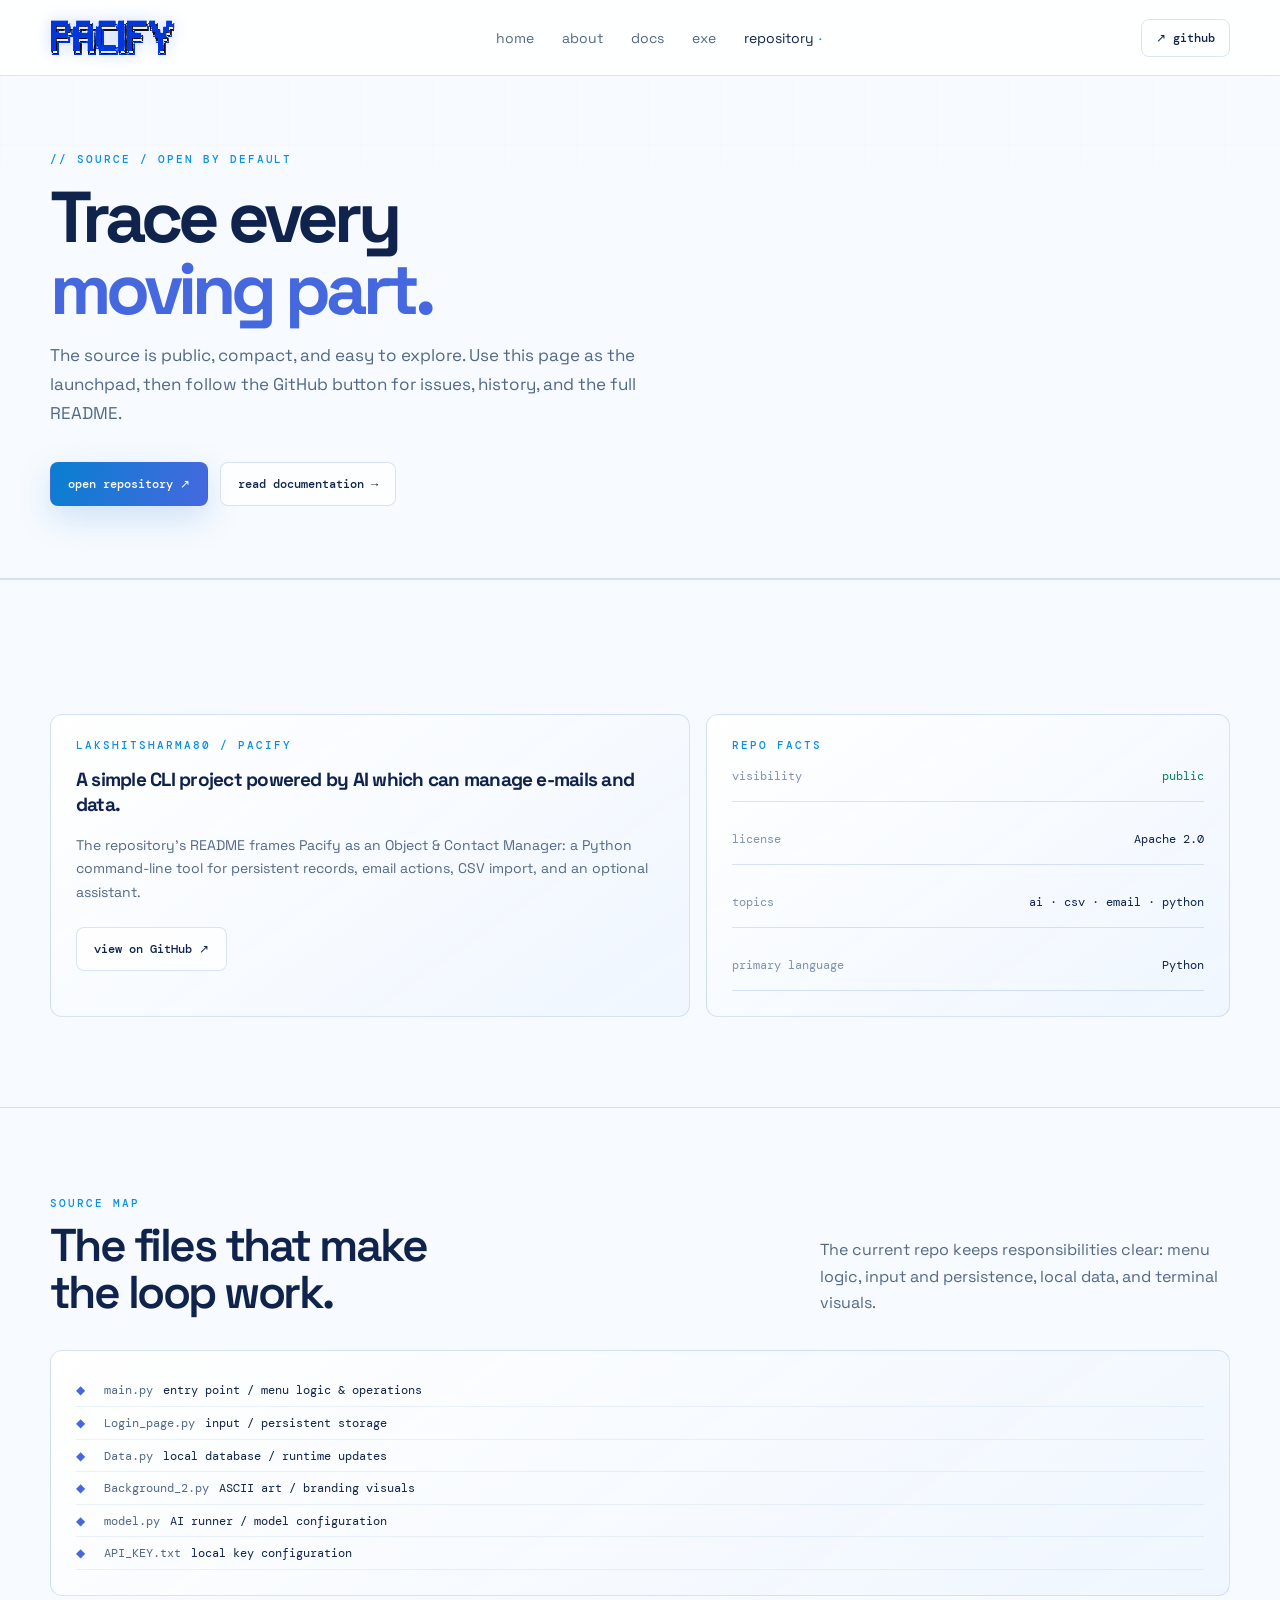
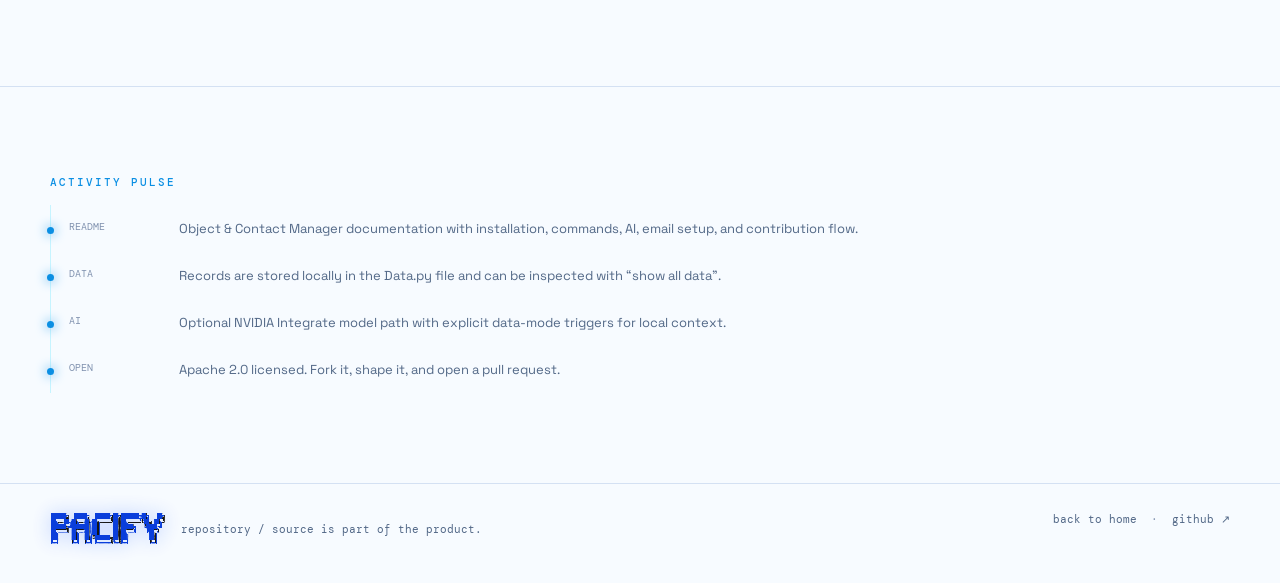
<file: github.html>
<!doctype html>
<html lang="en"><head><meta charset="utf-8"><meta name="viewport" content="width=device-width, initial-scale=1"><title>Repository / Pacify</title><link rel="stylesheet" href="styles.css?v=blue"></head>
<body data-page="github">
  <header class="site-header"><div class="shell nav"><a class="brand" href="index.html"><img class="brand-logo" src="P.png" alt="Pacify logo"></a><nav class="nav-links"><a data-page-link="home" href="index.html">home</a><a data-page-link="about" href="about.html">about</a><a data-page-link="docs" href="docs.html">docs</a><a data-page-link="exe" href="exe.html">exe</a><a data-page-link="github" href="github.html">repository</a></nav><a class="nav-cta" href="https://github.com/lakshitsharma80/Pacify" target="_blank" rel="noreferrer">↗ github</a><button class="menu" data-menu aria-label="Open navigation">☰</button></div></header>
  <main><section class="page-hero"><div class="shell"><div class="eyebrow">// source / open by default</div><h1>Trace every<br><span style="color:var(--violet)">moving part.</span></h1><p>The source is public, compact, and easy to explore. Use this page as the launchpad, then follow the GitHub button for issues, history, and the full README.</p><div class="hero-actions"><a class="button primary" href="https://github.com/lakshitsharma80/Pacify" target="_blank" rel="noreferrer">open repository ↗</a><a class="button ghost" href="docs.html">read documentation →</a></div></div></section>
    <section class="section"><div class="shell"><div class="repo-grid"><div class="repo-card"><div class="eyebrow">lakshitsharma80 / Pacify</div><h3 style="margin-top:16px">A simple CLI project powered by AI which can manage e-mails and data.</h3><p>The repository’s README frames Pacify as an Object & Contact Manager: a Python command-line tool for persistent records, email actions, CSV import, and an optional assistant.</p><a class="button ghost" href="https://github.com/lakshitsharma80/Pacify" target="_blank" rel="noreferrer">view on GitHub ↗</a></div><div class="repo-card"><div class="eyebrow">repo facts</div><div class="facts"><div class="fact"><span>visibility</span><span style="color:var(--mint)">public</span></div><div class="fact"><span>license</span><span>Apache 2.0</span></div><div class="fact"><span>topics</span><span>ai · csv · email · python</span></div><div class="fact"><span>primary language</span><span>Python</span></div></div></div></div></div></section>
    <section class="section"><div class="shell"><div class="section-head"><div><div class="eyebrow">source map</div><h2>The files that make<br>the loop work.</h2></div><p class="section-intro">The current repo keeps responsibilities clear: menu logic, input and persistence, local data, and terminal visuals.</p></div><div class="repo-card"><div class="repo-tree"><div><span>◆</span><span>main.py</span><span class="muted">entry point / menu logic & operations</span></div><div><span>◆</span><span>Login_page.py</span><span class="muted">input / persistent storage</span></div><div><span>◆</span><span>Data.py</span><span class="muted">local database / runtime updates</span></div><div><span>◆</span><span>Background_2.py</span><span class="muted">ASCII art / branding visuals</span></div><div><span>◆</span><span>model.py</span><span class="muted">AI runner / model configuration</span></div><div><span>◆</span><span>API_KEY.txt</span><span class="muted">local key configuration</span></div></div></div></div></section>
    <section class="section"><div class="shell"><div class="eyebrow">activity pulse</div><div class="timeline"><div class="timeline-item"><small>README</small><p>Object & Contact Manager documentation with installation, commands, AI, email setup, and contribution flow.</p></div><div class="timeline-item"><small>DATA</small><p>Records are stored locally in the Data.py file and can be inspected with “show all data”.</p></div><div class="timeline-item"><small>AI</small><p>Optional NVIDIA Integrate model path with explicit data-mode triggers for local context.</p></div><div class="timeline-item"><small>OPEN</small><p>Apache 2.0 licensed. Fork it, shape it, and open a pull request.</p></div></div></div></section>
  </main>
  <footer class="site-footer"><div class="shell footer-row"><div class="footer-brand"><img src="P.png" alt="Pacify logo"><span>repository / source is part of the product.</span></div><span><a href="index.html">back to home</a> &nbsp;·&nbsp; <a href="https://github.com/lakshitsharma80/Pacify" target="_blank" rel="noreferrer">github ↗</a></span></div></footer><script src="app.js"></script>
</body></html>
</file>
<file: styles.css>
@import url('https://fonts.googleapis.com/css2?family=DM+Mono:wght@400;500&family=Space+Grotesk:wght@400;500;600;700&display=swap');

:root {
  --ink: #10234c;
  --muted: #526887;
  --faint: #8092af;
  --bg: #f7fbff;
  --panel: #ffffff;
  --panel-2: #edf5ff;
  --line: rgba(32, 87, 177, .16);
  --violet: #4668df;
  --cyan: #0b8fe3;
  --mint: #087f69;
  --pink: #7c65d9;
  --orange: #b66a20;
  --mono: 'DM Mono', ui-monospace, SFMono-Regular, Menlo, Consolas, monospace;
  --sans: 'Space Grotesk', Inter, ui-sans-serif, system-ui, sans-serif;
}

* { box-sizing: border-box; }
html { scroll-behavior: smooth; }
body {
  margin: 0;
  color: var(--ink);
  background: var(--bg);
  font-family: var(--sans);
  min-width: 320px;
  overflow-x: hidden;
}
body::before {
  content: '';
  position: fixed;
  inset: 0;
  pointer-events: none;
  opacity: .22;
  background-image: linear-gradient(rgba(27, 94, 190, .045) 1px, transparent 1px), linear-gradient(90deg, rgba(27, 94, 190, .045) 1px, transparent 1px);
  background-size: 72px 72px;
  mask-image: linear-gradient(to bottom, black 0%, transparent 80%);
}
a { color: inherit; text-decoration: none; }
button, a { -webkit-tap-highlight-color: transparent; }
.shell { width: min(1180px, calc(100% - 48px)); margin: 0 auto; }
.mono { font-family: var(--mono); }
.eyebrow { font: 500 11px/1 var(--mono); letter-spacing: .18em; text-transform: uppercase; color: var(--cyan); }
.muted { color: var(--muted); }
.small { font-size: 13px; line-height: 1.6; }

.site-header {
  position: sticky; top: 0; z-index: 20;
  height: 76px; display: flex; align-items: center;
  border-bottom: 1px solid var(--line);
  background: rgba(255, 255, 255, .86); backdrop-filter: blur(22px);
}
.nav { display: flex; align-items: center; justify-content: space-between; gap: 32px; }
.brand { display: inline-flex; align-items: center; gap: 12px; font-weight: 700; letter-spacing: -.02em; }
.brand-logo { width: 126px; height: auto; display: block; image-rendering: pixelated; filter: drop-shadow(0 0 8px rgba(34, 91, 255, .24)); }
.nav-links { display: flex; align-items: center; gap: 28px; color: var(--muted); font-size: 14px; }
.nav-links a { transition: color .2s ease; }
.nav-links a:hover, .nav-links a.active { color: var(--ink); }
.nav-links a.active::after { content: '·'; color: var(--cyan); margin-left: 5px; }
.nav-cta { display: inline-flex; align-items: center; gap: 8px; padding: 10px 14px; border: 1px solid var(--line); border-radius: 8px; font: 500 12px var(--mono); color: var(--ink); transition: .2s ease; }
.nav-cta:hover { border-color: rgba(100,230,255,.6); color: var(--cyan); transform: translateY(-1px); }
.menu { display:none; background:none; border:0; color:var(--ink); font-size:22px; }

.hero { position: relative; padding: 100px 0 110px; }
.hero-grid { display: grid; grid-template-columns: 1.02fr .98fr; align-items: center; gap: 84px; }
.hero-copy h1 { max-width: 720px; margin: 20px 0 22px; font-size: clamp(48px, 6.5vw, 86px); line-height: .98; letter-spacing: -.075em; font-weight: 600; }
.hero-copy h1 span { color: var(--violet); }
.hero-copy p { max-width: 580px; color: var(--muted); font-size: 17px; line-height: 1.7; margin: 0; }
.hero-actions { display:flex; flex-wrap:wrap; gap:12px; margin-top:34px; }
.button { display:inline-flex; align-items:center; justify-content:center; gap:9px; padding:13px 17px; border-radius:8px; border:1px solid var(--line); font:500 12px var(--mono); transition: .22s ease; }
.button.primary { border-color: transparent; color: #fff; background: linear-gradient(110deg, #087fd0, #4668df); box-shadow: 0 12px 35px rgba(18, 102, 202, .18); }
.button.ghost { color: var(--ink); background: rgba(255,255,255,.72); }
.button:hover { transform: translateY(-2px); box-shadow: 0 12px 28px rgba(0,0,0,.24); }
.button.ghost:hover { border-color: rgba(100,230,255,.5); color:var(--cyan); }

.visual { position: relative; min-height: 430px; display:grid; place-items:center; perspective: 1000px; }
.visual::before { content:''; position:absolute; width:410px; height:410px; border-radius:50%; background: radial-gradient(circle, rgba(167,139,250,.2), rgba(100,230,255,.06) 42%, transparent 69%); filter: blur(12px); }
.orb { width: 285px; height: 285px; position:relative; transform: rotateX(58deg) rotateZ(-20deg); transform-style: preserve-3d; animation: float 7s ease-in-out infinite; }
.orb::before, .orb::after { content:''; position:absolute; inset: 9px; border:1px solid rgba(100,230,255,.64); border-radius: 50%; box-shadow: 0 0 45px rgba(100,230,255,.12); }
.orb::after { inset: 47px; border-color: rgba(167,139,250,.7); transform: rotateY(70deg); }
.orb-core { position:absolute; inset: 78px; border-radius:50%; background: radial-gradient(circle at 35% 30%, #eef4ff, #a78bfa 17%, #4d4774 44%, #121728 75%); box-shadow: 0 0 85px rgba(167,139,250,.48), inset -24px -24px 45px rgba(0,0,0,.5); transform: translateZ(46px); }
.orbit { position:absolute; inset:-20px; border:1px dashed rgba(143,255,208,.37); border-radius:50%; transform: rotateX(70deg) rotateY(18deg); }
.orbit.two { inset:24px; border-color: rgba(245,160,255,.33); transform: rotateX(62deg) rotateY(-33deg); }
.visual-label { position:absolute; left:4%; bottom: 20px; padding: 11px 13px; border:1px solid var(--line); border-radius:7px; color: var(--muted); background: rgba(255,255,255,.9); box-shadow:0 10px 30px rgba(36,86,160,.1); font: 11px var(--mono); backdrop-filter:blur(10px); }
.visual-label b { color:var(--mint); font-weight:500; }
@keyframes float { 0%,100%{ transform: rotateX(58deg) rotateZ(-20deg) translateY(0); } 50%{ transform: rotateX(58deg) rotateZ(-12deg) translateY(-12px); } }

.section { padding: 90px 0; border-top:1px solid var(--line); }
.section-head { display:flex; align-items:flex-end; justify-content:space-between; gap:30px; margin-bottom:34px; }
.section h2 { font-size: clamp(28px, 4vw, 46px); letter-spacing: -.055em; line-height:1.03; margin: 13px 0 0; font-weight: 600; }
.section-intro { max-width: 410px; color: var(--muted); line-height: 1.65; margin:0; }
.feature-grid { display:grid; grid-template-columns: repeat(3, 1fr); gap: 14px; }
.card { padding: 24px; min-height: 220px; border:1px solid var(--line); border-radius:12px; background: linear-gradient(145deg, rgba(255,255,255,.98), rgba(239,246,255,.98)); position:relative; overflow:hidden; transition:.22s ease; }
.card::after { content:''; position:absolute; width:130px; height:130px; right:-55px; bottom:-65px; background: radial-gradient(circle, rgba(100,230,255,.18), transparent 70%); }
.card:hover { transform: translateY(-4px); border-color:rgba(100,230,255,.33); box-shadow: 0 18px 44px rgba(0,0,0,.24); }
.card-num { font: 11px var(--mono); color:var(--cyan); }
.card h3 { margin:32px 0 10px; font-size:20px; letter-spacing:-.04em; }
.card p { margin:0; color:var(--muted); font-size:14px; line-height:1.65; }

.terminal-wrap { display:grid; grid-template-columns: .9fr 1.1fr; gap: 54px; align-items:center; }
.terminal-copy p { color:var(--muted); line-height:1.65; }
.terminal { border:1px solid rgba(11,143,227,.3); border-radius:12px; overflow:hidden; background:#081633; box-shadow: 0 28px 70px rgba(33,78,145,.18), 0 0 0 5px rgba(33,94,190,.04); transform: rotateY(-4deg) rotateX(2deg); }
.terminal-bar { display:flex; align-items:center; gap:7px; padding:13px 15px; border-bottom:1px solid rgba(163,195,246,.18); background:rgba(255,255,255,.06); }
.dot { width:8px; height:8px; border-radius:50%; background:#ff6f86; } .dot:nth-child(2){background:#ffcf70}.dot:nth-child(3){background:#7cf2af}
.terminal-title { margin-left:auto; color:var(--faint); font:10px var(--mono); }
.terminal-body { padding:24px; min-height:285px; font:13px/1.85 var(--mono); color:#b9c4df; }
.prompt { color:var(--mint); } .cmd { color:var(--cyan); } .cursor { display:inline-block; width:8px; height:16px; background:var(--cyan); vertical-align:-3px; animation: blink 1s steps(2) infinite; }
.terminal-body .dim { color:#69708a; } .terminal-body .violet {color:var(--violet)} .terminal-body .orange {color:var(--orange)}
@keyframes blink { 50%{opacity:0;} }

.stats { display:grid; grid-template-columns:repeat(4,1fr); border-top:1px solid var(--line); border-bottom:1px solid var(--line); }
.stat { padding:22px 18px; border-right:1px solid var(--line); } .stat:last-child{border-right:0}
.stat strong { display:block; font-size:24px; letter-spacing:-.04em; } .stat span { color:var(--muted); font:11px var(--mono); }

.page-hero { padding: 78px 0 72px; border-bottom:1px solid var(--line); }
.page-hero h1 { font-size: clamp(42px, 6vw, 72px); line-height:1; letter-spacing:-.07em; margin:16px 0; }
.page-hero p { max-width:650px; color:var(--muted); font-size:17px; line-height:1.7; margin:0; }
.about-grid { display:grid; grid-template-columns: 1.1fr .9fr; gap:50px; }
.prose h2 { font-size:28px; letter-spacing:-.05em; margin:0 0 14px; }
.prose p { color:var(--muted); line-height:1.78; font-size:15px; margin:0 0 22px; }
.quote { margin:34px 0; padding:22px 24px; border-left:2px solid var(--violet); background:rgba(70,104,223,.08); color:#274a9b; font-size:20px; line-height:1.4; letter-spacing:-.02em; }
.facts { display:grid; gap:12px; }
.fact { display:flex; justify-content:space-between; gap:20px; padding:17px 0; border-bottom:1px solid var(--line); font:12px var(--mono); } .fact span:first-child{color:var(--faint)} .fact span:last-child{color:var(--ink); text-align:right}
.tree { padding:24px; border:1px solid var(--line); border-radius:10px; background:#eef5ff; font:13px/1.95 var(--mono); color:#173665; overflow:auto; }
.tree .dir { color:var(--cyan); } .tree .note { color:var(--faint); }

.docs-layout { display:grid; grid-template-columns: 220px 1fr; gap:60px; padding:62px 0 100px; }
.docs-nav { position:sticky; top:100px; align-self:start; display:grid; gap:7px; }
.docs-nav a { padding:8px 10px; color:var(--muted); font:11px var(--mono); border-left:1px solid transparent; transition:.2s ease; }
.docs-nav a:hover, .docs-nav a.active { color:var(--cyan); border-color:var(--cyan); background:rgba(100,230,255,.05); }
.docs-body { min-width:0; }
.docs-block { padding: 0 0 56px; margin-bottom:56px; border-bottom:1px solid var(--line); }
.docs-block:last-child{border:0}
.docs-block h2 { margin:0 0 14px; font-size:31px; letter-spacing:-.055em; }
.docs-block h3 { margin:30px 0 12px; font-size:17px; letter-spacing:-.03em; }
.docs-block p, .docs-block li { color:var(--muted); line-height:1.72; font-size:14px; }
.docs-block ul, .docs-block ol { padding-left: 21px; }
.code { position:relative; margin:18px 0; padding:20px 20px 20px 23px; border:1px solid var(--line); border-radius:9px; background:#eef5ff; color:#173665; font:12px/1.75 var(--mono); overflow:auto; }
.code::before { content:'$'; position:absolute; left:9px; color:var(--mint); } .code code { white-space:pre; }
.copy { position:absolute; top:10px; right:10px; border:1px solid var(--line); background:rgba(255,255,255,.04); color:var(--muted); border-radius:5px; padding:6px 8px; font:10px var(--mono); cursor:pointer; }
.copy:hover { color:var(--cyan); border-color:var(--cyan); }
.callout { padding:17px 19px; border:1px solid rgba(182,106,32,.3); border-radius:8px; background:rgba(255,180,125,.1); color:#8b531e; font-size:13px; line-height:1.65; }
.docs-tag { display:inline-flex; gap:7px; align-items:center; padding:7px 10px; border-radius:999px; font:10px var(--mono); color:var(--mint); border:1px solid rgba(143,255,208,.25); background:rgba(143,255,208,.05); }

.repo-grid { display:grid; grid-template-columns: 1.1fr .9fr; gap:16px; margin-top:44px; }
.repo-card { padding:25px; border:1px solid var(--line); border-radius:12px; background:linear-gradient(145deg, rgba(255,255,255,.98), rgba(239,246,255,.96)); }
.repo-card h3 { font-size:19px; margin:0 0 17px; letter-spacing:-.04em; }
.repo-card p { color:var(--muted); line-height:1.7; font-size:14px; }
.repo-card .button { margin-top:8px; }
.repo-tree { display:grid; gap:2px; font:12px/1.8 var(--mono); }
.repo-tree div { display:flex; gap:10px; color:var(--muted); padding:4px 0; border-bottom:1px solid rgba(32,87,177,.08); }
.repo-tree div span:first-child { color:var(--violet); width:18px; } .repo-tree div span:last-child { color:var(--ink); }
.timeline { display:grid; gap:0; margin-top:17px; }
.timeline-item { position:relative; display:grid; grid-template-columns: 92px 1fr; gap:18px; padding:15px 0 15px 18px; border-left:1px solid rgba(100,230,255,.33); }
.timeline-item::before { content:''; position:absolute; left:-4px; top:22px; width:7px; height:7px; border-radius:50%; background:var(--cyan); box-shadow:0 0 12px var(--cyan); }
.timeline-item small { color:var(--faint); font:10px var(--mono); } .timeline-item p{margin:0; color:var(--muted); font-size:13px;}
.release-grid { display:grid; grid-template-columns: 1.08fr .92fr; gap:16px; margin-top:44px; }
.download-panel { padding:28px; border:1px solid rgba(11,143,227,.28); border-radius:12px; background:linear-gradient(145deg, rgba(255,255,255,.98), rgba(232,242,255,.98)); box-shadow:0 20px 55px rgba(33,78,145,.14); }
.release-badge { display:inline-flex; align-items:center; gap:8px; padding:8px 11px; border-radius:999px; color:var(--mint); background:rgba(143,255,208,.07); border:1px solid rgba(143,255,208,.24); font:10px var(--mono); text-transform:uppercase; letter-spacing:.1em; }
.download-panel h3 { margin:22px 0 10px; font-size:25px; letter-spacing:-.05em; }
.download-panel p { margin:0 0 22px; color:var(--muted); line-height:1.7; font-size:14px; }
.hash { margin-top:18px; padding-top:15px; border-top:1px solid var(--line); color:var(--faint); font:10px/1.6 var(--mono); word-break:break-all; }
.hash strong { color:var(--muted); font-weight:400; }
.limitation-list { display:grid; gap:0; margin:16px 0 0; padding:0; list-style:none; }
.limitation-list li { display:flex; gap:13px; padding:15px 0; border-bottom:1px solid var(--line); color:var(--muted); line-height:1.6; font-size:13px; }
.limitation-list li::before { content:'!'; flex:0 0 20px; height:20px; display:grid; place-items:center; border:1px solid rgba(255,180,125,.46); border-radius:50%; color:var(--orange); font:11px var(--mono); }
.release-note { margin-top:18px; color:var(--faint); font:11px/1.6 var(--mono); }

.site-footer { border-top:1px solid var(--line); padding:28px 0 38px; color:var(--faint); font:11px var(--mono); }
.footer-row { display:flex; justify-content:space-between; gap:20px; }
.footer-brand { display:flex; align-items:center; gap:15px; color:var(--muted); }
.footer-brand img { width:116px; height:auto; image-rendering:pixelated; opacity:.96; filter:drop-shadow(0 0 10px rgba(34,91,255,.28)); }
.footer-row a { color:var(--muted); } .footer-row a:hover{color:var(--cyan)}

@media (max-width: 850px) {
  .shell { width:min(100% - 32px, 620px); }
  .site-header { height:68px; } .nav-links { display:none; } .menu { display:block; }
  .hero { padding: 72px 0 80px; } .hero-grid, .terminal-wrap, .about-grid, .repo-grid, .release-grid { grid-template-columns:1fr; gap:44px; }
  .visual { min-height:340px; } .orb { width:220px; height:220px; } .orb-core { inset:62px; }
  .feature-grid { grid-template-columns:1fr; } .stats { grid-template-columns:repeat(2,1fr); } .stat:nth-child(2){border-right:0}.stat:nth-child(-n+2){border-bottom:1px solid var(--line)}
  .docs-layout { grid-template-columns:1fr; gap:34px; } .docs-nav { position:static; display:flex; flex-wrap:wrap; border-bottom:1px solid var(--line); padding-bottom:18px; } .docs-nav a{border-left:0; border-bottom:1px solid transparent}
  .footer-row { flex-direction:column; }
  .footer-brand { align-items:flex-start; flex-direction:column; gap:11px; }
}
@media (prefers-reduced-motion: reduce) { *, *::before, *::after { animation-duration: .001ms !important; animation-iteration-count:1 !important; scroll-behavior:auto !important; } }
</file>
